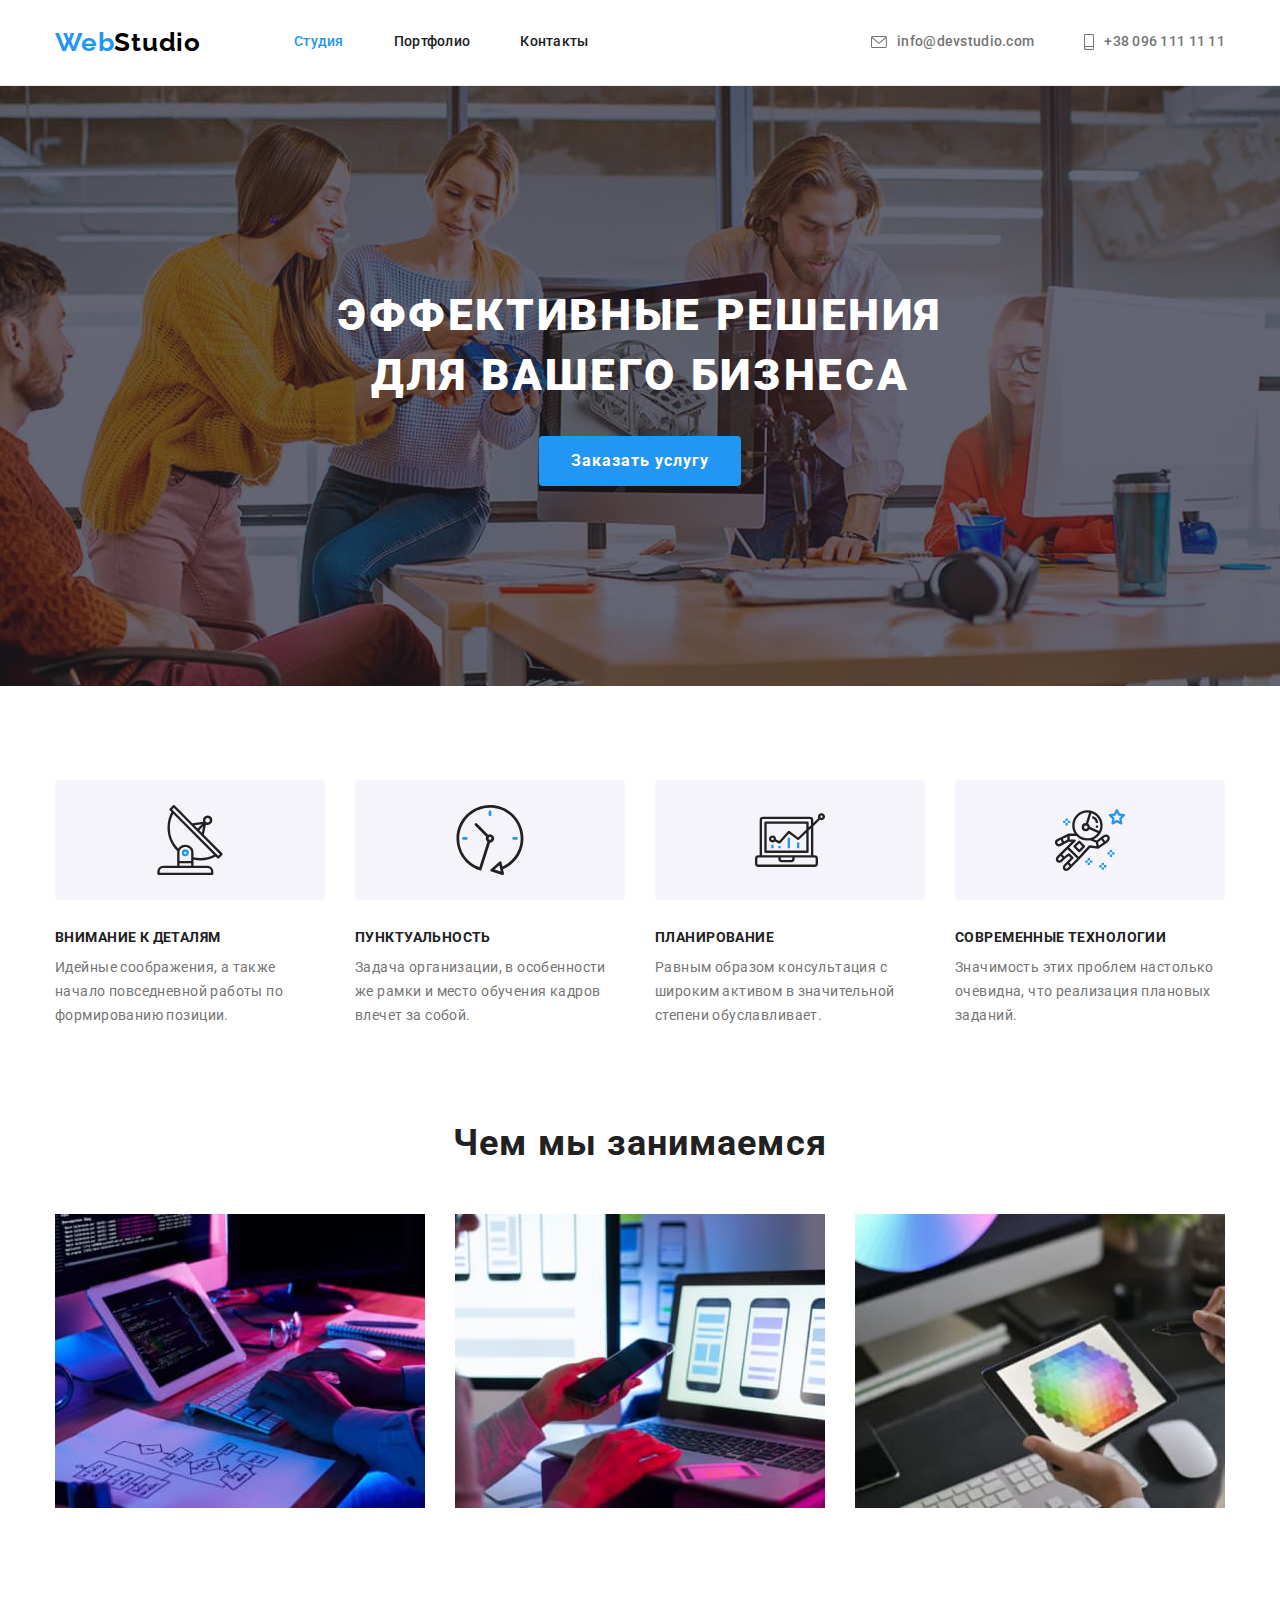
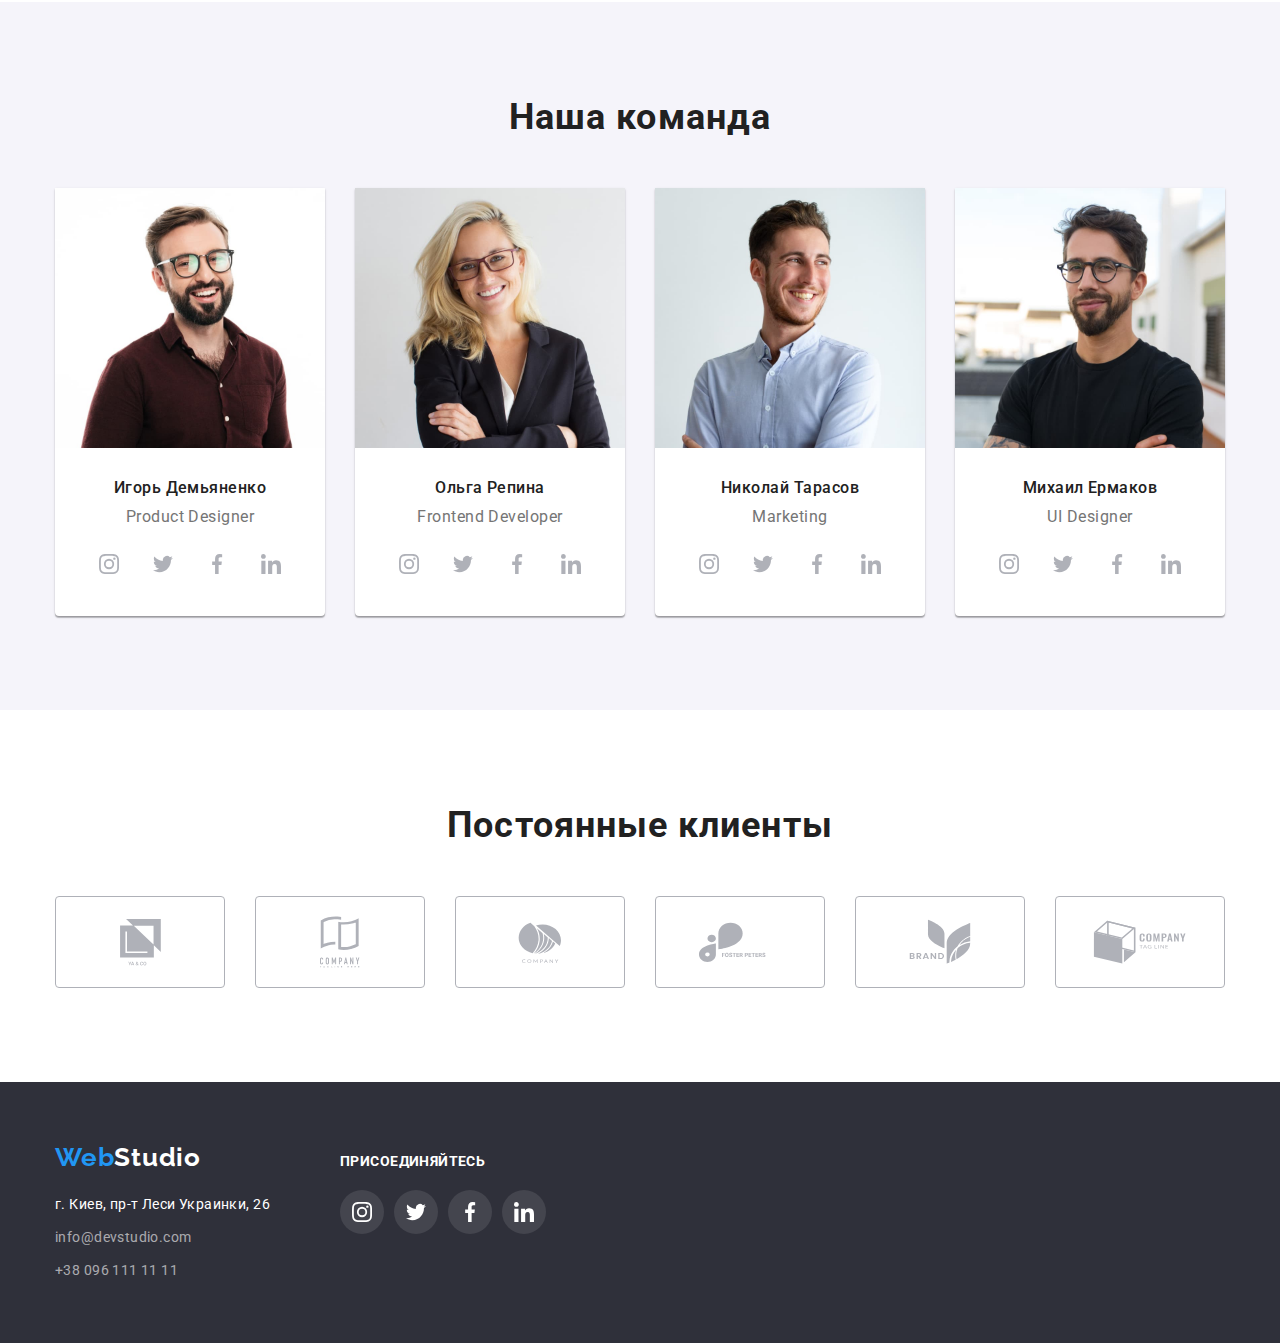
<file: index.html>
<!DOCTYPE html>
<html lang="ru">
	<head>
		<meta charset="UTF-8" />
		<meta http-equiv="X-UA-Compatible" content="IE=edge" />
		<meta name="viewport" content="width=device-width, initial-scale=1.0" />
		<title>WebStudio</title>
		<link rel="preconnect" href="https://fonts.googleapis.com" />
		<link rel="preconnect" href="https://fonts.gstatic.com" crossorigin />
		<link
			href="https://fonts.googleapis.com/css2?family=Raleway:wght@700&family=Roboto:wght@400;500;700;900&display=swap"
			rel="stylesheet"
		/>
		<link
			rel="stylesheet"
			href="https://cdnjs.cloudflare.com/ajax/libs/modern-normalize/1.1.0/modern-normalize.min.css"
		/>
		<link rel="stylesheet" href="./css/styles.css" />
	</head>
	<body>
		<!--Шапка проекта-->
		<header class="header">
			<div class="container">
				<!--Навигация на страницы-->
				<nav>
					<ul class="nav list">
						<li class="item-logo">
							<a class="logo" lang="en" href="./index.html"> <span class="logo-accent">Web</span>Studio</a>
						</li>
						<li class="item"><a class="nav-link current" href="./index.html">Студия</a></li>
						<li class="item"><a class="nav-link" href="./portfolio.html">Портфолио</a></li>
						<li class="item"><a class="nav-link" href="">Контакты</a></li>
					</ul>
				</nav>
				<!--Контакты-->
				<ul class="contacts list">
					<li class="item">
						<a class="contact" href="mailto:info@devstudio.com "> 
							<svg class="header-icon" width="16" height="12">
							  <use href="./images/icons.svg#icon-mail"></use>
						  </svg>info@devstudio.com</a>
					</li>
					<li class="item">
						<a class="contact" href="tel:+380961111111">
							<svg class="header-icon" width="10" height="16">
							  <use href="./images/icons.svg#icon-tel"></use>
						  </svg>+38 096 111 11 11</a>
					</li>
				</ul>
			</div>
		</header>
		<!--Main content-->
		<main class="main-page">
			<!--Hero-->
			<section class="hero">
				<div class="container">
					<h1 class="hero-heading">Эффективные решения для вашего бизнеса</h1>
					<button type="button" class="hero-btn">Заказать услугу</button>
				</div>
			</section>

			<!--чем мы выделяемся на рынке-->
			<section class="section">
				<div class="container">
					<!--заголовок скрыт-->
					<h2 class="hidden-title">Чем мы выделяемся на рынке</h2>
					<ul class="list advantages">
						<li class="advantages-item antenna">
							<div class="advantages-background">
							  <svg class="advantages-icon">
								  <use href="./images/icons.svg#icon-antenna" ></use>
							  </svg>
							</div>
							<h3 class="advantages-caption">Внимание к деталям</h3>
							<p class="advantages-text">
								Идейные соображения, а также начало повседневной работы по формированию позиции.
							</p>
						</li>
						<li class="advantages-item">
							<div class="advantages-background">
							  <svg class="advantages-icon">
								  <use href="./images/icons.svg#icon-clock"></use>
							  </svg>
							</div>
							<h3 class="advantages-caption clock">Пунктуальность</h3>
							<p class="advantages-text">
								Задача организации, в особенности же рамки и место обучения кадров влечет за собой.
							</p>
						</li>
						<li class="advantages-item">
							<div class="advantages-background">
							  <svg class="advantages-icon">
								  <use href="./images/icons.svg#icon-diagram"></use>
							  </svg>
							</div>
							<h3 class="advantages-caption diagram">Планирование</h3>
							<p class="advantages-text">
								Равным образом консультация с широким активом в значительной степени обуславливает.
							</p>
						</li>
						<li class="advantages-item">
							<div class="advantages-background">
							  <svg class="advantages-icon">
								  <use href="./images/icons.svg#icon-astronaut"></use>
							  </svg>
							</div>
							<h3 class="advantages-caption astronaut">Современные технологии</h3>
							<p class="advantages-text">
								Значимость этих проблем настолько очевидна, что реализация плановых заданий.
							</p>
						</li>
					</ul>
				</div>
			</section>

			<!--чем мы занимаемся-->
			<section class="section services">
				<div class="container">
					<h2>Чем мы занимаемся</h2>
					<ul class="list works">
						<li class="works-item">
							<img
								class="card-img"
								src="./images/work-example/box-1.jpg"
								alt="Десктопные приложения"
								width="370"
								height="294"
							/>
						</li>
						<li class="works-item">
							<img
								class="card-img"
								src="./images/work-example/box-2.jpg"
								alt="Мобильные приложения"
								width="370"
								height="294"
							/>
						</li>
						<li class="works-item">
							<img
								class="card-img"
								src="./images/work-example/box-3.jpg"
								alt="Дизайнерские решения"
								width="370"
								height="294"
							/>
						</li>
					</ul>
				</div>
			</section>

			<!--Наша команда-->
			<section class="team">
				<div class="container">
					<h2>Наша команда</h2>
					<ul class="team-list list">
						<li class="team-list-card">
							<img
								class="card-img"
								src="./images/team/product-designer.jpg"
								alt="улыбающийся мужчина в очках"
								width="270"
								height="260"
							/>
							<h3>Игорь Демьяненко</h3>
							<p lang="en">Product Designer</p>
							<ul class="list team-links">
						    <li> 
							    <a class="team-link" href="https://www.instagram.com/">
								    <svg class="team-link-icon">
							        <use href="./images/icons.svg#icon-instagram"></use>
						        </svg>
						      </a>  
						    </li>
						    <li> 
							    <a class="team-link" href="https://twitter.com/?lang=en">
								    <svg class="team-link-icon">
							        <use href="./images/icons.svg#icon-twitter"></use>
						        </svg>
						      </a>  
						    </li>
						    <li> 
							    <a class="team-link" href="https://www.facebook.com/">
								    <svg class="team-link-icon">
							        <use href="./images/icons.svg#icon-facebook"></use>
						        </svg>
						      </a>  
						    </li>
						    <li> 
							    <a class="team-link" href="https://www.linkedin.com/">
								    <svg class="team-link-icon">
							        <use href="./images/icons.svg#icon-linkedin"></use>
						        </svg>
						      </a>  
						    </li>
					   </ul>
						</li>
						<li class="team-list-card">
							<img
								class="card-img"
								src="./images/team/frontend-developer.jpg"
								alt="улабыющияся девушка в очках"
								width="270"
								height="260"
							/>
							<h3>Ольга Репина</h3>
							<p lang="en">Frontend Developer</p>
							<ul class="list team-links">
								<li>
									<a class="team-link" href="https://www.instagram.com/">
										<svg class="team-link-icon">
											<use href="./images/icons.svg#icon-instagram"></use>
										</svg>
									</a>
								</li>
								<li>
									<a class="team-link" href="https://twitter.com/?lang=en">
										<svg class="team-link-icon">
											<use href="./images/icons.svg#icon-twitter"></use>
										</svg>
									</a>
								</li>
								<li>
									<a class="team-link" href="https://www.facebook.com/">
										<svg class="team-link-icon">
											<use href="./images/icons.svg#icon-facebook"></use>
										</svg>
									</a>
								</li>
								<li>
									<a class="team-link" href="https://www.linkedin.com/">
										<svg class="team-link-icon">
											<use href="./images/icons.svg#icon-linkedin"></use>
										</svg>
									</a>
								</li>
							</ul>
						</li>
						<li class="team-list-card">
							<img
								class="card-img"
								src="./images/team/marketing.jpg"
								alt="улыбающийся мужчина"
								width="270"
								height="260"
							/>
							<h3>Николай Тарасов</h3>
							<p lang="en">Marketing</p>
							<ul class="list team-links">
								<li>
									<a class="team-link" href="https://www.instagram.com/">
										<svg class="team-link-icon">
											<use href="./images/icons.svg#icon-instagram"></use>
										</svg>
									</a>
								</li>
								<li>
									<a class="team-link" href="https://twitter.com/?lang=en">
										<svg class="team-link-icon">
											<use href="./images/icons.svg#icon-twitter"></use>
										</svg>
									</a>
								</li>
								<li>
									<a class="team-link" href="https://www.facebook.com/">
										<svg class="team-link-icon">
											<use href="./images/icons.svg#icon-facebook"></use>
										</svg>
									</a>
								</li>
								<li>
									<a class="team-link" href="https://www.linkedin.com/">
										<svg class="team-link-icon">
											<use href="./images/icons.svg#icon-linkedin"></use>
										</svg>
									</a>
								</li>
							</ul>
						</li>
						<li class="team-list-card">
							<img
								class="card-img"
								src="./images/team/ui-designer.jpg"
								alt="другой улыбающийся мужчина в очках"
								width="270"
								height="260"
							/>
							<h3>Михаил Ермаков</h3>
							<p lang="en">UI Designer</p>
							<ul class="list team-links">
								<li>
									<a class="team-link" href="https://www.instagram.com/">
										<svg class="team-link-icon">
											<use href="./images/icons.svg#icon-instagram"></use>
										</svg>
									</a>
								</li>
								<li>
									<a class="team-link" href="https://twitter.com/?lang=en">
										<svg class="team-link-icon">
											<use href="./images/icons.svg#icon-twitter"></use>
										</svg>
									</a>
								</li>
								<li>
									<a class="team-link" href="https://www.facebook.com/">
										<svg class="team-link-icon">
											<use href="./images/icons.svg#icon-facebook"></use>
										</svg>
									</a>
								</li>
								<li>
									<a class="team-link" href="https://www.linkedin.com/">
										<svg class="team-link-icon">
											<use href="./images/icons.svg#icon-linkedin"></use>
										</svg>
									</a>
								</li>
							</ul>
						</li>
					</ul>
				</div>
			</section>
			<section class="client section">
				<div class="container">
					<h2>Постоянные клиенты</h2>
					<ul class="list client-list">
						<li> 
							<a href="" class="client-logo">
								<div class="client-border">
							  <svg class="client-icon" width="41" height="46.7">
								  <use href="./images/icons.svg#icon-company-1" ></use>
							  </svg>
							</div>

						  </a> 
						</li>
						<li> 
							<a href="" class="client-logo">
								<div class="client-border">
							  <svg class="client-icon" width="40" height="52">
								  <use href="./images/icons.svg#icon-company-2"></use>
							  </svg>
							</div>

						  </a> 
						</li>
						<li> 
							<a href="" class="client-logo">
								<div class="client-border">
							  <svg class="client-icon" width="43.46" height="41.18">
								  <use href="./images/icons.svg#icon-company-3"></use>
							  </svg>
							</div>

						  </a> 
						</li>
						<li> 
							<a href="" class="client-logo">
								<div class="client-border">
							  <svg class="client-icon" width="84.44" height="40.62">
								  <use href="./images/icons.svg#icon-company-4"></use>
							  </svg>
							</div>

						  </a> 
						</li>
						<li> 
							<a href="" class="client-logo">
								<div class="client-border">
							  <svg class="client-icon" width="62.54" height="45.43">
								  <use href="./images/icons.svg#icon-company-5"></use>
							  </svg>
							</div>

						  </a> 
						</li>
						<li> 
							<a href="" class="client-logo">
								<div class="client-border">
							  <svg class="client-icon" width="93.79" height="43.93">
								  <use href="./images/icons.svg#icon-company-6"></use>
							  </svg>
							</div>

						  </a> 
						</li>
					</ul>
				</div>
			</section>
		</main>
		<!--Footer-->
		<footer>
			<div class="container footer">
				<div>
					<a class="logo logo-footer" lang="en" href="./index.html"> <span class="logo-accent">Web</span>Studio</a>
				<address>
					<ul class="footer-contacts list">
						<li class="point">
							<a class="address" href="https://goo.gl/maps/pCHkrpS1LhPa6uce7">г. Киев, пр-т Леси Украинки, 26</a>
						</li>
						<li class="point">
							<a class="contact" href="mailto:info@devstudio.com ">info@devstudio.com</a>
						</li>
						<li>
							<a class="contact" href="tel:+380961111111">+38 096 111 11 11</a>
						</li>
					</ul>
				</address>
			</div>
				<div class="call-to-action">
					<p class="call-to-action-text">присоединяйтесь</p>
					<ul class="list call-to-action-link">
						<li> 
							<a class="social-link" href="https://www.instagram.com/">
								<svg class="footer-icon">
							    <use href="./images/icons.svg#icon-instagram"></use>
						    </svg>
						</a>  
						</li>
						<li> 
							<a class="social-link" href="https://twitter.com/?lang=en">
								<svg class="footer-icon">
							    <use href="./images/icons.svg#icon-twitter"></use>
						    </svg>
						  </a>  
						</li>
						<li> 
							<a class="social-link" href="https://www.facebook.com/">
								<svg class="footer-icon">
							    <use href="./images/icons.svg#icon-facebook"></use>
						    </svg>
						  </a>  
						</li>
						<li> 
							<a class="social-link" href="https://www.linkedin.com/">
								<svg class="footer-icon">
							    <use href="./images/icons.svg#icon-linkedin"></use>
						    </svg>
						  </a>  
						</li>
					</ul>
				</div>
			</div>
		</footer>
	</body>
</html>
</file>
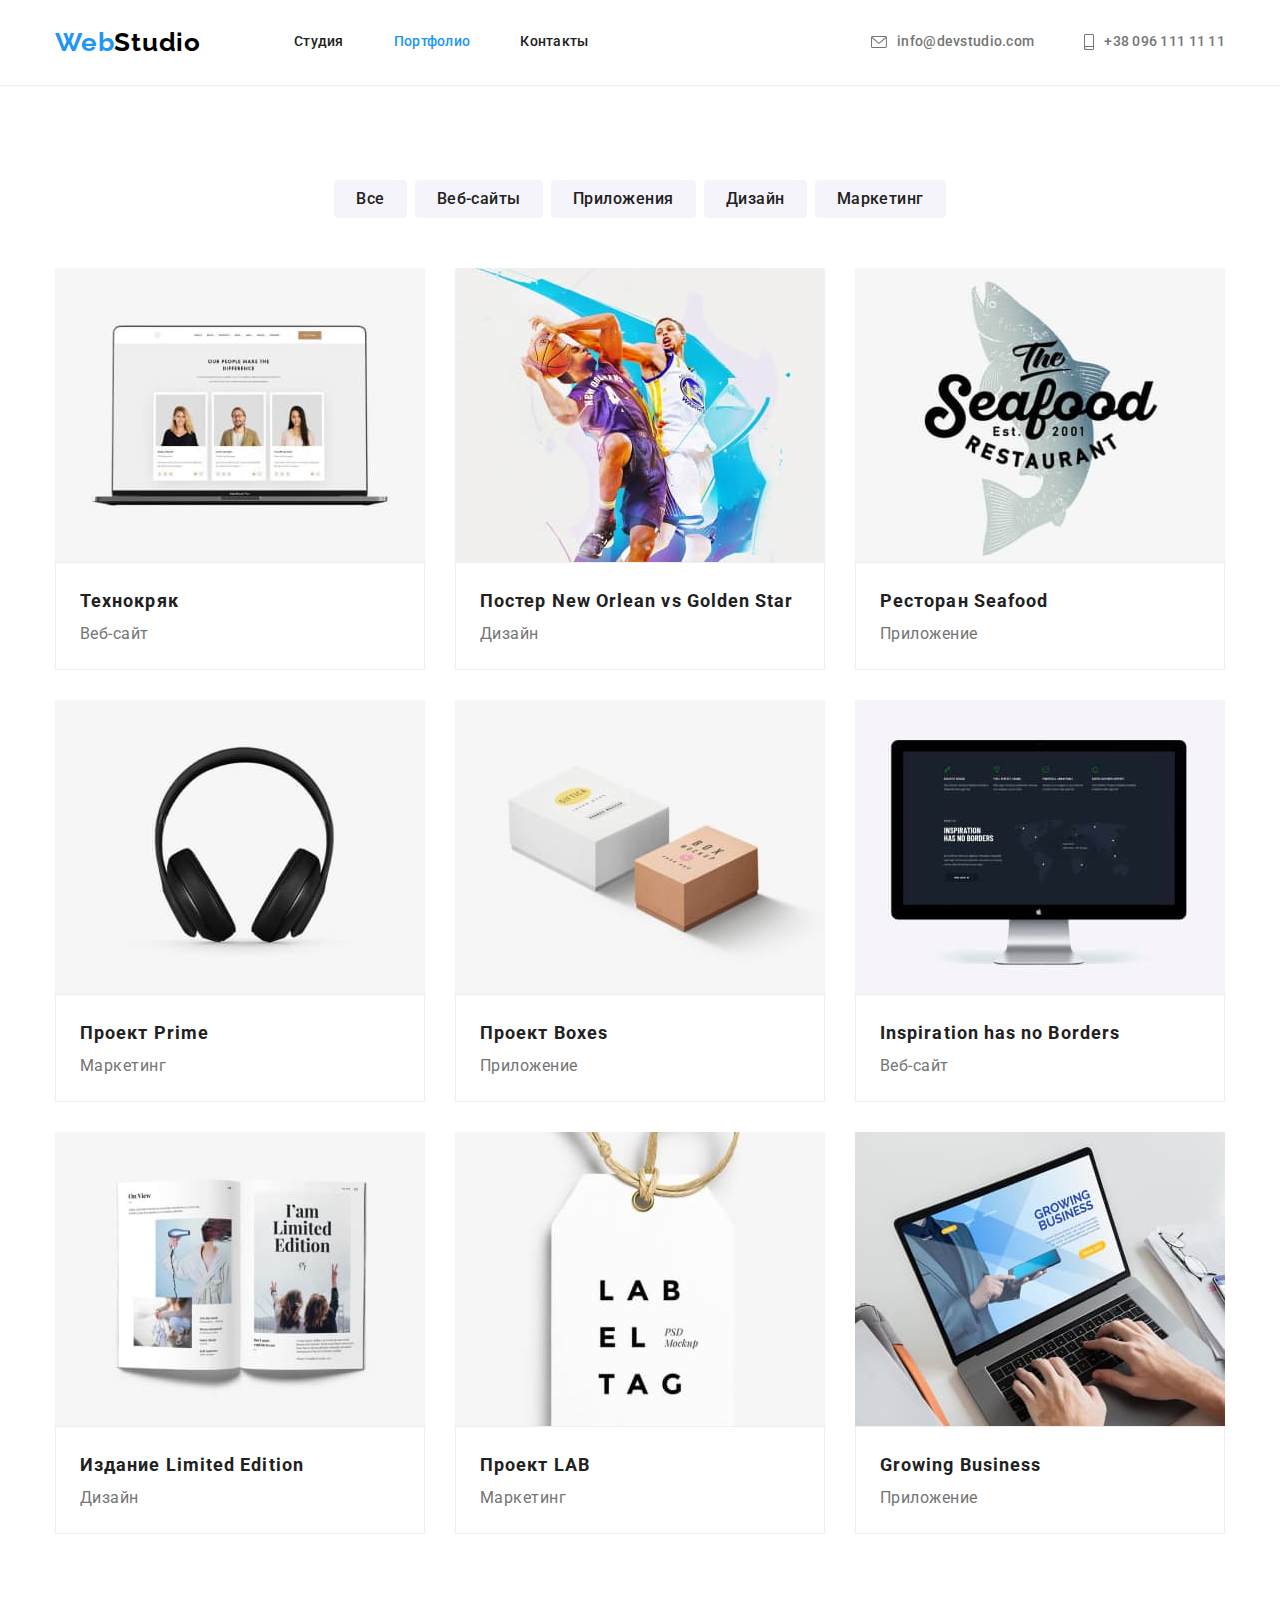
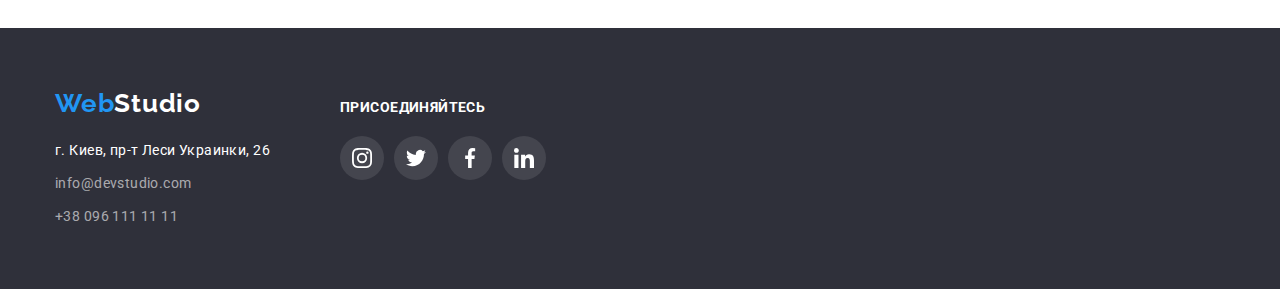
<file: portfolio.html>
<!DOCTYPE html>
<html lang="ru">
	<head>
		<meta charset="UTF-8" />
		<meta http-equiv="X-UA-Compatible" content="IE=edge" />
		<meta name="viewport" content="width=device-width, initial-scale=1.0" />
		<title>WebStudio</title>
		<link rel="preconnect" href="https://fonts.googleapis.com" />
		<link rel="preconnect" href="https://fonts.gstatic.com" crossorigin />
		<link
			href="https://fonts.googleapis.com/css2?family=Raleway:wght@700&family=Roboto:wght@400;500;700;900&display=swap"
			rel="stylesheet"
		/>
		<link
			rel="stylesheet"
			href="https://cdnjs.cloudflare.com/ajax/libs/modern-normalize/1.1.0/modern-normalize.min.css"
		/>
		<link rel="stylesheet" href="./css/styles.css" />
	</head>
	<body class="body">
		<!--Шапка проекта-->
		<header class="header">
			<div class="container">
				<!--Навигация на страницы-->
				<nav>
					<ul class="nav list">
						<li class="item-logo">
							<a class="logo" lang="en" href="./index.html"> <span class="logo-accent">Web</span>Studio</a>
						</li>
						<li class="item"><a class="nav-link" href="./index.html">Студия</a></li>
						<li class="item"><a class="nav-link current" href="./portfolio.html">Портфолио</a></li>
						<li class="item"><a class="nav-link" href="">Контакты</a></li>
					</ul>
				</nav>
				<!--Контакты-->
				<ul class="contacts list">
					<li class="item">
						<a class="contact" href="mailto:info@devstudio.com ">
							<svg class="header-icon" width="16" height="12">
								<use href="./images/icons.svg#icon-mail"></use>
							</svg>info@devstudio.com</a>
					</li>
					<li class="item">
						<a class="contact" href="tel:+380961111111">
							<svg class="header-icon" width="10" height="16">
								<use href="./images/icons.svg#icon-tel"></use>
							</svg>+38 096 111 11 11</a>
					</li>
				</ul>
			</div>
		</header>
		<!--Main content-->
		<main class="portfolio-page">
			<section class="section">
				<div class="container">
					<h1 class="hidden-title">Портфолио</h1>
					<ul class="list filters">
						<li class="filters-item"><button type="button" class="filter">Все</button></li>
						<li class="filters-item"><button type="button" class="filter">Веб-сайты</button></li>
						<li class="filters-item"><button type="button" class="filter">Приложения</button></li>
						<li class="filters-item"><button type="button" class="filter">Дизайн</button></li>
						<li class="filters-item"><button type="button" class="filter">Маркетинг</button></li>
					</ul>
					<ul class="list cards">
						<li class="portfolio-card">
							<img
								class="card-img"
								src="./images/portfolio/work-exm-1.jpg"
								alt="превью первой работы"
								width="370"
								height="294"
							/>
							<div class="portfolio-project">
								<h2>Технокряк</h2>
								<p>Веб-сайт</p>
							</div>
						</li>
						<li class="portfolio-card">
							<img
								class="card-img"
								src="./images/portfolio/work-exm-2.jpg"
								alt="превью второй работы"
								width="370"
								height="294"
							/>
							<div class="portfolio-project">
								<h2>Постер <span lang="en">New Orlean vs Golden Star</span></h2>
								<p>Дизайн</p>
							</div>
						</li>
						<li class="portfolio-card">
							<img
								class="card-img"
								src="./images/portfolio/work-exm-3.jpg"
								alt="превью третей работы"
								width="370"
								height="294"
							/>
							<div class="portfolio-project">
								<h2>Ресторан <span lang="en">Seafood</span></h2>
								<p>Приложение</p>
							</div>
						</li>
						<li class="portfolio-card">
							<img
								class="card-img"
								src="./images/portfolio/work-exm-4.jpg"
								alt="превью четвёртой работы"
								width="370"
								height="294"
							/>
							<div class="portfolio-project">
								<h2>Проект <span lang="en">Prime</span></h2>
								<p>Маркетинг</p>
							</div>
						</li>
						<li class="portfolio-card">
							<img
								class="card-img"
								src="./images/portfolio/work-exm-5.jpg"
								alt="превью пятой работы"
								width="370"
								height="294"
							/>
							<div class="portfolio-project">
								<h2>Проект <span lang="en">Boxes</span></h2>
								<p>Приложение</p>
							</div>
						</li>
						<li class="portfolio-card">
							<img
								class="card-img"
								src="./images/portfolio/work-exm-6.jpg"
								alt="превью шестой работы"
								width="370"
								height="294"
							/>
							<div class="portfolio-project">
								<h2 lang="en">Inspiration has no Borders</h2>
								<p>Веб-сайт</p>
							</div>
						</li>
						<li class="portfolio-card">
							<img
								class="card-img"
								src="./images/portfolio/work-exm-7.jpg"
								alt="превью седьмой работы"
								width="370"
								height="294"
							/>
							<div class="portfolio-project">
								<h2>Издание <span lang="en">Limited Edition</span></h2>
								<p>Дизайн</p>
							</div>
						</li>
						<li class="portfolio-card">
							<img
								class="card-img"
								src="./images/portfolio/work-exm-8.jpg"
								alt="превью восьмой работы"
								width="370"
								height="294"
							/>
							<div class="portfolio-project">
								<h2>Проект LAB</h2>
								<p>Маркетинг</p>
							</div>
						</li>
						<li class="portfolio-card">
							<img
								class="card-img"
								src="./images/portfolio/work-exm-9.jpg"
								alt="превью девятой работы"
								width="370"
								height="294"
							/>
							<div class="portfolio-project">
								<h2 lang="en">Growing Business</h2>
								<p>Приложение</p>
							</div>
						</li>
					</ul>
				</div>
			</section>
		</main>
		<!--Footer-->
		<footer>
			<div class="container footer">
				<div>
					<a class="logo logo-footer" lang="en" href="./index.html"> <span class="logo-accent">Web</span>Studio</a>
					<address>
						<ul class="footer-contacts list">
							<li class="point">
								<a class="address" href="https://goo.gl/maps/pCHkrpS1LhPa6uce7">г. Киев, пр-т Леси Украинки, 26</a>
							</li>
							<li class="point">
								<a class="contact" href="mailto:info@devstudio.com ">info@devstudio.com</a>
							</li>
							<li>
								<a class="contact" href="tel:+380961111111">+38 096 111 11 11</a>
							</li>
						</ul>
					</address>
				</div>
				<div class="call-to-action">
					<p class="call-to-action-text">присоединяйтесь</p>
					<ul class="list call-to-action-link">
						<li>
							<a class="social-link" href="https://www.instagram.com/">
								<svg class="footer-icon">
									<use href="./images/icons.svg#icon-instagram"></use>
								</svg>
							</a>
						</li>
						<li>
							<a class="social-link" href="https://twitter.com/?lang=en">
								<svg class="footer-icon">
									<use href="./images/icons.svg#icon-twitter"></use>
								</svg>
							</a>
						</li>
						<li>
							<a class="social-link" href="https://www.facebook.com/">
								<svg class="footer-icon">
									<use href="./images/icons.svg#icon-facebook"></use>
								</svg>
							</a>
						</li>
						<li>
							<a class="social-link" href="https://www.linkedin.com/">
								<svg class="footer-icon">
									<use href="./images/icons.svg#icon-linkedin"></use>
								</svg>
							</a>
						</li>
					</ul>
				</div>
			</div>
		</footer>
	</body>
</html>
</file>
<file: css/styles.css>
/* объявление переменной */

:root {
    --white-color: #FFFFFF;
    --second-background: #F5F4FA;
    --text-main-color: #757575;
    --accent-color: #2196F3;
    --second-text-color: #212121;
    --footer-background: #2F303A;

}

/* основное наследование */
html {
    margin: 0;
}

.container {
    width: 1200px;
    padding: 0 15px;
    margin: 0 auto;
    /* outline: solid 2px tomato; */
}

body {
    font-family: 'Roboto', sans-serif;
    font-weight: 400;
    color: var(--text-main-color);
    background-color: var(--white-color);
}

a {
    text-decoration: none;
}

.list {
    list-style: none;
    padding: 0;
    margin: 0;
}

button {
    border: none;
}

h1,
h2,
h3,
p {
    margin-top: 0;
    margin-bottom: 0;
}

/* logo */

.logo {
    font-family: 'Raleway', sans-serif;
    color: #000000;
    font-weight: 700;
    font-size: 26px;
    line-height: 1.19;
    letter-spacing: 0.03em;
}

.logo-accent {
    color: var(--accent-color);
}

.logo-footer {
    color: var(--white-color);
}

/* курсор на кнопки */

.filter,
.hero-btn {
    cursor: pointer;
}

.hidden-title {
    position: absolute;
    width: 1px;
    height: 1px;
    margin: -1px;
    padding: 0;
    overflow: hidden;
    border: 0;
    clip: rect(0 0 0 0);
}

/* header styles */

.header {
    padding-top: 24px;
    padding-bottom: 25px;
    border-bottom: 1px solid #ECECEC;
}

.header>.container {
    display: flex;
}

.nav {
    display: flex;
    align-items: center;
}

.item+.item {
    margin-left: 50px;
}

.item-logo {
    margin-right: 93px;
}

.contacts {
    display: flex;
    margin-left: auto;
}

.nav-link {
    display: block;
    padding-top: 10px;
    padding-bottom: 10px;

    font-weight: 500;
    font-size: 14px;
    line-height: 1.14;
    letter-spacing: 0.02em;
    color: #212121;
}

/* контакты в хедере */

/* шрифт */

header .contact {
    display: flex;
    align-items: center;
    padding-top: 10px;
    padding-bottom: 10px;

    font-family: 'Roboto';
    font-weight: 500;
    font-size: 14px;
    line-height: 1.14;
    letter-spacing: 0.02em;
    color: #757575;

}

.header-icon {
    margin-right: 10px;
    fill: var(--text-main-color)
}

.nav .current {
    color: var(--accent-color);
}

.nav .nav-link:hover,
.nav .nav-link:focus,
.contacts .contact:hover,
.contacts .contact:focus {
    color: var(--accent-color);
}

.contacts .item:hover .header-icon,
.contacts .contact:focus .header-icon {
    fill: var(--accent-color);
}

/* hero styles */

.hero {
    padding-top: 200px;
    padding-bottom: 200px;
    margin-left: auto;
    margin-right: auto;
    background-color: #C4C4C4;
    height: 600px;
    max-width: 1600px;
    background-image: linear-gradient(to right, rgba(47, 48, 58, 0.4), rgba(47, 48, 58, 0.4)),
        url("../images/background.jpg");
    background-position: center;
    background-size: cover;
    
    text-align: center;
}

.hero-heading {

    width: 695px;
    margin-bottom: 30px;
    margin-left: auto;
    margin-right: auto;

    font-weight: 900;
    font-size: 44px;
    line-height: 1.36;
    letter-spacing: 0.06em;
    text-transform: uppercase;
    color: var(--white-color);
}

/* кнопка ЗАКАЗАТЬ УСЛУГУ в герое */

.hero-btn {
    padding: 10px 32px;

    font-weight: 700;
    font-size: 16px;
    line-height: 1.87;
    align-items: center;
    letter-spacing: 0.06em;
    color: var(--white-color);
    background: #2196F3;
    box-shadow: 0px 4px 4px rgba(0, 0, 0, 0.15);
    border-radius: 4px;
}

.hero-btn:hover {
    background: #188CE8;
    box-shadow: 0px 4px 4px rgba(0, 0, 0, 0.15);
}

.section {
    padding-top: 94px;
    padding-bottom: 94px;
}

/* Advantages styles */

.advantages {
    display: flex;
}



.advantages-background {
    display: flex;
    justify-content: center;
    align-items: center;
    height: 120px;
    background-color: var(--second-background);
    height: 120px;
    margin-bottom: 30px;
    border-radius: 4px;
}

.advantages-icon {
    width: 70px;
    height: 70px;
}

.advantages-item {
    
}

h3 {
    margin-bottom: 10px;
}

.advantages-item {
    width: calc((100% - 90px) / 4);
    margin-right: 30px;
}

.advantages-item:last-child {
    margin-right: 0;
}

.advantages-caption {
    font-family: 'Roboto';
    font-weight: 700;
    font-size: 14px;
    line-height: 1.14;
    letter-spacing: 0.03em;
    text-transform: uppercase;
    color: var(--second-text-color);
}

.advantages-text {
    font-size: 14px;
    line-height: 1.71;
    letter-spacing: 0.03em;
}

/* заголовки второго уровня на главной странице */

.main-page h2 {
    margin-bottom: 50px;

    font-size: 36px;
    line-height: 1.17;
    text-align: center;
    letter-spacing: 0.03em;
    color: var(--second-text-color);
}

/* Чем мы занимаемся */
.services {
    padding-top: 0;
}

.card-img {
    display: block;
}

.works {
    display: flex;
}

.works-item {
    margin-right: 30px;
}

.works-item:last-child {
    margin-right: 0;
}

/* team styles */

.team h3 {
    margin-top: 30px;

    font-weight: 500;
    font-size: 16px;
    line-height: 1.19;
    letter-spacing: 0.03em;
    color: var(--second-text-color);
}

.team p {
    font-size: 16px;
    line-height: 1.19;
    letter-spacing: 00.03em;
    margin-bottom: 16px;
}

.team {
    text-align: center;

    background-color: var(--second-background);
    padding: 94px 0;
}

.team-list {
    display: flex;
}

.team-list-card {
    width: calc((100% - 90px) / 4);
    padding-bottom: 30px;
    margin-right: 30px;

    background: var(--white-color);
    box-shadow: 0px 1px 3px rgba(0, 0, 0, 0.12), 0px 1px 1px rgba(0, 0, 0, 0.14), 0px 2px 1px rgba(0, 0, 0, 0.2);
    border-radius: 0px 0px 4px 4px;
}

.team-list-card:last-child {
    margin-right: 0;
}

.team-links {
    display: inline-flex;
    gap: 10px;
}

.team-link {
    display: flex;
    justify-content: center;
    align-items: center;
    width: 44px;
    height: 44px;
    border-radius: 50%;
}

.team-link-icon {
    width: 20px;
    height: 20px;
    fill: #AFB1B8;
}

.team-link:hover,
.team-link:focus {
    background-color: var(--accent-color);
}

.team-link:hover .team-link-icon,
.team-link:focus .team-link-icon {
    fill: var(--white-color);
}
/* -----CLIENT STYLES--- */

.client-list {
    display: flex;
    gap: 30px;
}

.client-border {
    display: flex;
    justify-content: center;
    align-items: center;
    width: 170px;
    height: 92px;
    border: 1px solid #AFB1B8;
    border-radius: 4px;
}

.client-icon {
    fill: #AFB1B8;
}

.client-border:hover {
    border: 1px solid var(--accent-color);
}

.client-border:hover .client-icon {
    fill: var(--accent-color);
}

.client-logo:focus .client-icon {
    fill: var(--accent-color);
}

/* ---PORTFOLIO PAGE STYLES--- */

.filters {
    display: flex;
    margin-bottom: 50px;
    justify-content: center;
}

.filters-item+.filters-item {
    margin-left: 8px;
}

.filter {
    padding: 6px 22px;

    font-weight: 500;
    font-size: 16px;
    line-height: 1.63;
    letter-spacing: 0.03em;
    color: var(--second-text-color);
    background-color: var(--second-background);
    border-radius: 4px;
}

.filter:hover,
.filter:focus {
    background-color: var(--accent-color);
    color: var(--white-color);
    border: none;
    box-shadow: 0px 3px 1px rgba(0, 0, 0, 0.1), 0px 1px 2px rgba(0, 0, 0, 0.08), 0px 2px 2px rgba(0, 0, 0, 0.12);
}

.portfolio-project {
    padding: 20px 24px;
    border: 1px solid #EEEEEE;
}

.portfolio-page h2 {
    font-size: 18px;
    line-height: 2;
    letter-spacing: 0.06em;
    color: var(--second-text-color);
}

.cards {
    display: flex;
    flex-wrap: wrap;
    gap: 30px;
}

.portfolio-card {
    width: calc((100% - 60px) / 3);
}

.portfolio-card:hover {
    box-shadow: 0px 1px 1px rgba(0, 0, 0, 0.12), 0px 4px 4px rgba(0, 0, 0, 0.06), 1px 4px 6px rgba(0, 0, 0, 0.16);
}

.portfolio-card p {
    font-size: 16px;
    line-height: 1.88;
    letter-spacing: 0.03em;
}

/* ---FOOTER STYLES--- */

.logo-footer {
    display: inline-block;
    margin-bottom: 20px;
}

.point {
    margin-bottom: 9px;
}

footer {
    background-color: var(--footer-background);
    color: var(--white-color);
    padding: 60px 0;
}

footer .address,
footer .contact {
    font-family: 'Roboto';
    font-style: normal;
    font-size: 14px;
    line-height: 1.71;
    letter-spacing: 0.03em;
    color: #FFFFFF;
}

footer .contact {
    color: rgba(255, 255, 255, 0.6);
}

/* ховер и фокус в футере */

footer .contact:hover,
footer .contact:focus {
    color: var(--accent-color);
}

.footer {
    display: flex;
    align-items: baseline;
}

.call-to-action {
    margin-left: 70px;
}

.call-to-action-text {
    margin-bottom: 20px;
    font-weight: 700;
    font-size: 14px;
    line-height: 1.14;
    letter-spacing: 0.03em;
    text-transform: uppercase;
}

.call-to-action-link {
    display: flex;
    gap: 10px;
}

.social-link {
    display: flex;
    justify-content: center;
    align-items: center;
    width: 44px;
    height: 44px;
    border-radius: 50%;
    background-color: rgba(255, 255, 255, 0.1);
}

.footer-icon {
    width: 20px;
    height: 20px;
    fill: var(--white-color);
}

.social-link:hover,
.social-link:focus {
    background-color: var(--accent-color);
}
</file>
